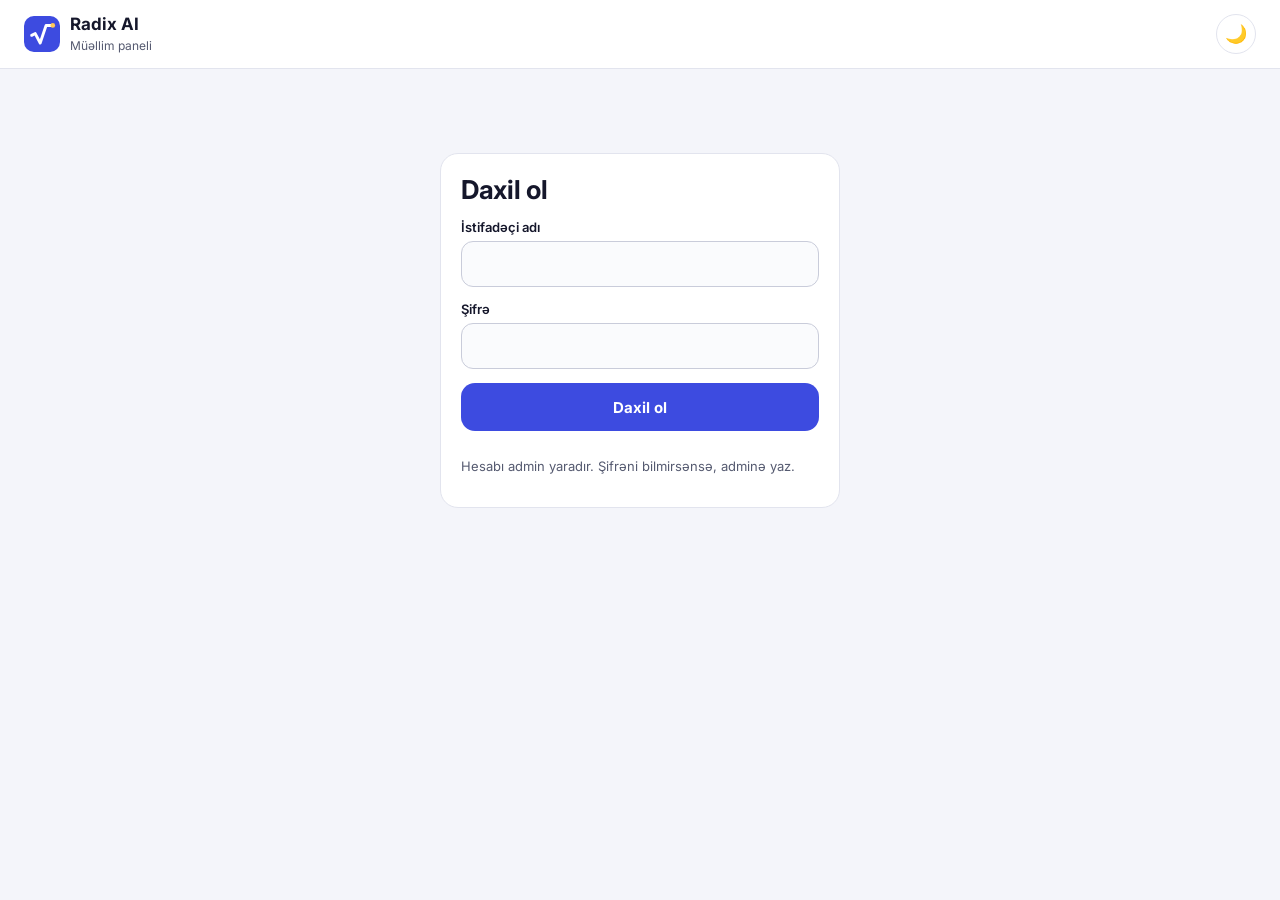
<file: backend/app/static/teacher.html>
<!doctype html>
<html lang="az">
<head>
  <meta charset="utf-8">
  <meta name="viewport" content="width=device-width, initial-scale=1">
  <title>Radix AI — Müəllim paneli</title>
  <link rel="preconnect" href="https://fonts.googleapis.com">
  <link rel="stylesheet" href="https://fonts.googleapis.com/css2?family=Inter:wght@400;500;600;700;800&display=swap">
  <link rel="stylesheet" href="teacher.css">
  <meta name="theme-color" content="#3D4BE0">
  <script src="theme.js"></script>
</head>
<body>

<header class="bar">
  <div class="brand">
    <svg viewBox="0 0 40 40" aria-hidden="true"><rect width="40" height="40" rx="11" fill="#3D4BE0"/><path d="M8.5 21.5 L12.5 19.5 L18 30 L24.5 10.5 L32 10.5" fill="none" stroke="#fff" stroke-width="3.2" stroke-linecap="round" stroke-linejoin="round"/><circle cx="32" cy="10.5" r="2.6" fill="#FFC857"/></svg>
    <div><b>Radix AI</b><span>Müəllim paneli</span></div>
  </div>
  <div class="row gap">
  <button class="theme-btn" type="button" aria-label="Tema"></button>
  <div id="who" class="who" hidden>
    <span id="who-name"></span>
    <button id="logout-btn" class="btn ghost small" type="button">Çıxış</button>
  </div>
  </div>
</header>

<main class="wrap">

  <!-- giris -->
  <section id="view-login" class="view" hidden>
    <form id="login-form" class="card login" novalidate>
      <h1>Daxil ol</h1>
      <label class="field"><span>İstifadəçi adı</span><input id="username" type="text" autocomplete="username" required></label>
      <label class="field"><span>Şifrə</span><input id="password" type="password" autocomplete="current-password" required></label>
      <p id="login-error" class="error" hidden></p>
      <button class="btn primary" type="submit">Daxil ol</button>
      <p class="muted small">Hesabı admin yaradır. Şifrəni bilmirsənsə, adminə yaz.</p>
    </form>
  </section>

  <!-- sessiyalar -->
  <section id="view-home" class="view" hidden>
    <div class="grid-2">
      <form id="new-session" class="card stack">
        <h2>Yeni sessiya</h2>
        <label class="field"><span>Sinif</span><input id="class-name" type="text" maxlength="40" placeholder="məs. 5B" required></label>
        <label class="field"><span>Mövzu</span><select id="chapter-select"></select></label>
        <p id="new-error" class="error" hidden></p>
        <button class="btn primary" type="submit">Sessiya aç və kodu göstər</button>
      </form>
      <div class="card stack">
        <h2>Necə işləyir?</h2>
        <ol class="how">
          <li>Sessiya aç, ekranda kod və QR çıxacaq.</li>
          <li>Şagirdlər telefonda kodu yazır və ya QR-ı skan edir.</li>
          <li>Onlar test keçdikcə radar canlı yenilənir.</li>
          <li>Sonda sinfin kök boşluqlarını və tövsiyəni görürsən.</li>
        </ol>
      </div>
    </div>
    <!-- umumi baxis: butun sessiyalar birlikde -->
    <div id="overview" hidden>
      <div class="row between title">
        <h2>Ümumi baxış</h2>
        <div class="row gap">
          <button id="tg-btn" class="btn ghost small" type="button" title="Hər bazar ertəsi hesabat Telegram-a gəlsin">📲 Telegram hesabatı</button>
          <button id="export-btn" class="btn ghost small" type="button">📥 Excel-ə yüklə</button>
        </div>
      </div>
      <div class="stats stats-4">
        <div class="stat"><b id="ov-sessions">0</b><span>sessiya</span></div>
        <div class="stat"><b id="ov-students">0</b><span>şagird</span></div>
        <div class="stat"><b id="ov-done">0</b><span>test bitirdi</span></div>
        <div class="stat good"><b id="ov-nogap">0</b><span>boşluqsuz</span></div>
      </div>
      <div class="grid-2">
        <div class="card">
          <h2>Ən çox rast gəlinən kök səbəblər</h2>
          <p class="muted small">Bütün siniflər birlikdə</p>
          <div id="ov-roots" class="bars"></div>
        </div>
        <div class="card">
          <h2>Siniflər üzrə</h2>
          <div class="table-wrap"><table class="ov-table">
            <thead><tr><th>Sinif</th><th>Şagird</th><th>Düz</th><th>Əsas boşluq</th></tr></thead>
            <tbody id="ov-classes"></tbody>
          </table></div>
        </div>
      </div>
      <!-- sagirdlerim: hesabla qosulanlarin butun testleri -->
      <div id="my-students" class="card" hidden>
        <div class="row between"><h2>Şagirdlərim</h2><span class="muted small">Hesabla qoşulanlar · evdə keçdikləri də</span></div>
        <div class="table-wrap"><table class="ov-table">
          <thead><tr><th>Ləqəb</th><th>Sinif</th><th>Test</th><th>Bağladı</th><th>Son kök səbəb</th></tr></thead>
          <tbody id="ms-body"></tbody>
        </table></div>
      </div>
    </div>

    <h2 class="title">Sessiyalarım</h2>
    <div id="session-list" class="stack"></div>
  </section>

  <!-- canli radar -->
  <section id="view-session" class="view" hidden>
    <div class="row between">
      <button id="back-btn" class="btn ghost small" type="button">← Sessiyalar</button>
      <div class="row gap">
        <span id="live-dot" class="live">● Canlı</span>
        <button id="close-btn" class="btn ghost small" type="button">Sessiyanı bağla</button>
      </div>
    </div>

    <div class="grid-top">
      <div class="card join">
        <div class="join-text">
          <span class="muted">Qoşulma kodu</span>
          <div id="join-code" class="code"></div>
          <span id="join-url" class="url"></span>
          <p id="local-warn" class="warn small" hidden>Telefonlar "localhost"-u aça bilmir. Bu səhifəni Mac-in IP ünvanı ilə aç: məs. http://192.168.1.5:8010/app/teacher.html</p>
        </div>
        <div id="qr" class="qr"></div>
      </div>
      <div class="stats">
        <div class="stat"><b id="st-joined">0</b><span>qoşuldu</span></div>
        <div class="stat"><b id="st-done">0</b><span>bitirdi</span></div>
        <div class="stat"><b id="st-progress">0</b><span>davam edir</span></div>
        <div class="stat good"><b id="st-nogap">0</b><span>boşluqsuz</span></div>
      </div>
    </div>

    <div id="advice" class="advice"></div>

    <div class="grid-2">
      <div class="card">
        <div class="row between"><h2>Sinif radarı</h2><span id="session-title" class="muted small"></span></div>
        <div class="legend">
          <span><i class="dot root"></i>Kök səbəb</span><span><i class="dot weak"></i>Zəif</span>
          <span><i class="dot known"></i>Bilir</span><span><i class="dot implied"></i>Yəqin bilir</span>
          <span><i class="dot unknown"></i>Yoxlanmadı</span>
        </div>
        <div id="bars" class="bars"></div>
        <button id="bars-more" class="link-btn" type="button" hidden></button>
      </div>
      <div class="card">
        <h2>Ən çox rast gəlinən səhvlər</h2>
        <div id="mistakes" class="stack"></div>
      </div>
    </div>

    <h2 class="title">Şagirdlər</h2>
    <div id="students" class="students"></div>
  </section>
</main>

<dialog id="detail">
  <div class="row between"><h2 id="d-name"></h2><button id="d-close" class="btn ghost small" type="button">Bağla</button></div>
  <div id="d-body"></div>
</dialog>

<script src="teacher.js"></script>
</body>
</html>
</file>
<file: backend/app/static/teacher.css>
:root {
  --bg: #F4F5FA; --card: #FFFFFF; --ink: #15172B; --muted: #555A70; --line: #E2E4EE; --line-strong: #C9CCDA;
  --accent: #3D4BE0; --accent-soft: #E8EAFD; --good: #0F5C3E; --good-soft: #DDF3E9;
  --warn: #6B4500; --warn-soft: #FCEFD6; --bad: #8E231D; --bad-soft: #FBE1DF;
  --c-root: #C0362F; --c-weak: #D9A441; --c-known: #3FA57A; --c-unknown: #C9CCDA;
  --input: #FAFBFD; --tip-ink: #1E268F;
}
* { box-sizing: border-box; }
html, body { margin: 0; background: var(--bg); color: var(--ink); font-family: Inter, system-ui, sans-serif; }
[hidden] { display: none !important; }
h1, h2 { margin: 0; letter-spacing: -.3px; }
h1 { font-size: 26px; } h2 { font-size: 18px; }
.muted { color: var(--muted); } .small { font-size: 13px; }
.row { display: flex; align-items: center; } .between { justify-content: space-between; } .gap { gap: 12px; }
.stack { display: flex; flex-direction: column; gap: 12px; }
.title { margin: 28px 0 12px; }

.bar { display: flex; justify-content: space-between; align-items: center; padding: 14px 24px; background: var(--card); border-bottom: 1px solid var(--line); }
.brand { display: flex; align-items: center; gap: 10px; }
.brand svg { width: 36px; height: 36px; }
.brand b { display: block; font-size: 17px; } .brand span { font-size: 12px; color: var(--muted); }
.who { display: flex; align-items: center; gap: 12px; font-weight: 600; }

.wrap { max-width: 1200px; margin: 0 auto; padding: 24px; }
.card { background: var(--card); border: 1px solid var(--line); border-radius: 18px; padding: 20px; }
.grid-2 { display: grid; grid-template-columns: repeat(auto-fit, minmax(340px, 1fr)); gap: 16px; margin-top: 16px; }
.grid-top { display: grid; grid-template-columns: minmax(0, 1.2fr) minmax(0, 1fr); gap: 16px; margin-top: 16px; }
@media (max-width: 860px) { .grid-top { grid-template-columns: 1fr; } }

.login { max-width: 400px; margin: 60px auto; display: flex; flex-direction: column; gap: 14px; }
.field { display: flex; flex-direction: column; gap: 6px; }
.field span { font-size: 13px; font-weight: 600; }
input, select { height: 46px; border: 1px solid var(--line-strong); border-radius: 12px; padding: 0 14px; font: inherit; font-size: 15px; background: var(--input); color: var(--ink); }
input:focus, select:focus { outline: 2px solid var(--accent); outline-offset: 1px; }
.btn { height: 48px; border-radius: 14px; border: 0; padding: 0 18px; font: inherit; font-weight: 700; font-size: 15px; cursor: pointer; }
.btn.primary { background: var(--accent); color: #fff; }
.btn.ghost { background: var(--card); color: var(--ink); border: 1px solid var(--line-strong); }
.btn.small { height: 40px; font-size: 14px; font-weight: 600; }
.error { margin: 0; padding: 10px 12px; border-radius: 10px; background: var(--bad-soft); color: var(--bad); font-size: 14px; }
.warn { margin: 8px 0 0; padding: 8px 10px; border-radius: 10px; background: var(--warn-soft); color: var(--warn); }
.how { margin: 0; padding-left: 20px; line-height: 1.8; color: var(--muted); }

.session-row { display: flex; align-items: center; justify-content: space-between; gap: 16px; flex-wrap: wrap; }
.session-row .meta b { font-size: 16px; } .session-row .meta span { display: block; font-size: 13px; color: var(--muted); margin-top: 2px; }
.badge { font-size: 12px; font-weight: 700; padding: 5px 10px; border-radius: 999px; }
.badge.on { background: var(--good-soft); color: var(--good); } .badge.off { background: var(--line); color: var(--muted); }

.join { display: flex; align-items: center; justify-content: space-between; gap: 20px; }
.code { font-size: 96px; font-weight: 800; letter-spacing: 10px; line-height: 1; margin: 6px 0; color: var(--accent); font-variant-numeric: tabular-nums; }
.url { font-size: 14px; color: var(--muted); word-break: break-all; }
.qr { flex-shrink: 0; padding: 10px; background: #fff; border-radius: 12px; border: 1px solid var(--line); }
.qr img, .qr canvas { display: block; }
.stats { display: grid; grid-template-columns: repeat(2, minmax(0, 1fr)); gap: 12px; }
.stat { background: var(--card); border: 1px solid var(--line); border-radius: 18px; padding: 18px; display: flex; flex-direction: column; justify-content: center; }
.stat b { font-size: 44px; font-weight: 800; line-height: 1; font-variant-numeric: tabular-nums; }
.stat span { color: var(--muted); margin-top: 6px; }
.stat.good b { color: var(--good); }
.live { color: var(--c-known); font-weight: 700; font-size: 14px; }
.live.off { color: var(--muted); }

.advice { margin-top: 16px; padding: 16px 20px; border-radius: 16px; background: var(--accent-soft); color: var(--tip-ink); font-size: 17px; font-weight: 600; line-height: 1.5; }

.legend { display: flex; flex-wrap: wrap; gap: 14px; font-size: 12px; color: var(--muted); margin: 10px 0 14px; }
.legend span { display: inline-flex; align-items: center; gap: 6px; }
.dot { width: 10px; height: 10px; border-radius: 50%; display: inline-block; }
.dot.root { background: var(--c-root); } .dot.weak { background: var(--c-weak); } .dot.known { background: var(--c-known); } .dot.unknown { background: var(--c-unknown); }
.bars { display: flex; flex-direction: column; gap: 14px; }
.bar-row .label { display: flex; justify-content: space-between; font-size: 14px; margin-bottom: 6px; }
.bar-row .label b { font-weight: 600; } .bar-row .label span { color: var(--muted); font-size: 13px; }
.track { display: flex; height: 14px; border-radius: 7px; overflow: hidden; background: var(--line); gap: 2px; }
.track i { display: block; height: 100%; transition: width .4s; }
.track .root { background: var(--c-root); } .track .weak { background: var(--c-weak); }
.track .known { background: var(--c-known); } .track .unknown { background: var(--c-unknown); }

.mistake { display: flex; gap: 12px; align-items: flex-start; padding: 12px; border-radius: 12px; background: var(--warn-soft); }
.mistake b { font-size: 22px; color: var(--warn); min-width: 28px; text-align: center; }
.mistake p { margin: 0; font-size: 14px; line-height: 1.45; } .mistake span { font-size: 12px; color: var(--warn); }

.students { display: grid; grid-template-columns: repeat(auto-fill, minmax(220px, 1fr)); gap: 12px; }
.student { text-align: left; background: var(--card); border: 1px solid var(--line); border-radius: 14px; padding: 14px; font: inherit; color: var(--ink); cursor: pointer; display: flex; flex-direction: column; gap: 6px; }
.student:hover { border-color: var(--accent); }
.student .n { font-weight: 700; font-size: 15px; }
.student .s { font-size: 13px; color: var(--muted); }
.chip { display: inline-block; font-size: 12px; font-weight: 700; padding: 4px 9px; border-radius: 999px; background: var(--bad-soft); color: var(--bad); margin: 2px 4px 0 0; }
.chip.ok { background: var(--good-soft); color: var(--good); }
.chip.warn { background: #FEF3C7; color: #92400E; }
:root[data-theme="dark"] .chip.warn { background: #3B2F12; color: #FCD34D; }
.empty { color: var(--muted); padding: 20px; text-align: center; border: 1px dashed var(--line-strong); border-radius: 14px; }

dialog { border: 0; border-radius: 18px; padding: 22px; background: var(--card); color: var(--ink); width: min(640px, 92vw); max-height: 85vh; }
dialog::backdrop { background: rgba(21, 23, 43, .45); }
.ans { padding: 10px 12px; border-radius: 10px; margin-top: 8px; font-size: 14px; line-height: 1.45; }
.ans.ok { background: var(--good-soft); } .ans.no { background: var(--warn-soft); }
.ans small { display: block; color: var(--muted); margin-bottom: 2px; }

/* radar uzun olanda panelin icinde scroll */
.bars { max-height: 560px; overflow-y: auto; padding-right: 6px; }
.track .implied { background: var(--c-known); opacity: .4; }
.dot.implied { background: var(--c-known); opacity: .45; }
.link-btn { margin-top: 12px; background: none; border: 0; padding: 6px 0; font: inherit; font-size: 13px;
  font-weight: 600; color: var(--muted); cursor: pointer; text-align: left; }
.link-btn:hover { color: var(--ink); text-decoration: underline; }

/* umumi baxis */
.stats-4 { grid-template-columns: repeat(4, minmax(0, 1fr)); }
@media (max-width: 720px) { .stats-4 { grid-template-columns: repeat(2, minmax(0, 1fr)); } }
#overview .title { align-items: center; }
#overview .title h2 { margin: 0; }
.small { font-size: 13px; }
.table-wrap { overflow-x: auto; margin-top: 8px; }
.ov-table { width: 100%; border-collapse: collapse; font-size: 14px; }
.ov-table th { text-align: left; font-size: 12px; color: var(--muted); font-weight: 600; padding: 8px 6px; border-bottom: 1px solid var(--line); }
.ov-table td { padding: 10px 6px; border-bottom: 1px solid var(--line); vertical-align: top; }
.ov-table td small { display: block; color: var(--muted); font-size: 12px; margin-top: 2px; }
#ov-roots { max-height: 420px; }

/* qaranliq tema */
:root[data-theme="dark"] {
  --bg: #11121A; --card: #1A1C27; --ink: #E9EAF2; --muted: #9A9EB5; --line: #2C2F42; --line-strong: #3A3E55;
  --accent: #6E7BFF; --accent-ink: #B4BBFF; --accent-soft: rgba(110,123,255,.16);
  --good: #7FD3AE; --good-soft: rgba(63,165,122,.18); --warn: #F0C674; --warn-soft: rgba(217,164,65,.16);
  --bad: #FF9A92; --bad-line: #E0574F; --bad-soft: rgba(224,87,79,.16);
  --input: #141621; --bad-ink: #FFD1CC; --tip-ink: #C9CEFF; --shine: #2A2D40;
  --c-unknown: #3A3E55;
  color-scheme: dark;
}
/* tema duymesi */
.theme-btn { width: 40px; height: 40px; border-radius: 50%; border: 1px solid var(--line); background: var(--card);
  font-size: 18px; cursor: pointer; display: inline-flex; align-items: center; justify-content: center; padding: 0; }
.theme-btn:hover { border-color: var(--accent); }
.theme-btn.floating { position: fixed; top: 14px; right: 14px; z-index: 50; box-shadow: 0 2px 10px rgba(0,0,0,.08); }

/* sagirdlerim */
#my-students { margin-top: 16px; }
.ms-row { cursor: pointer; }
.ms-row:hover td { background: var(--line); }
#d-body .ans:not(.ok):not(.no) { border: 1px solid var(--line); }
</file>
